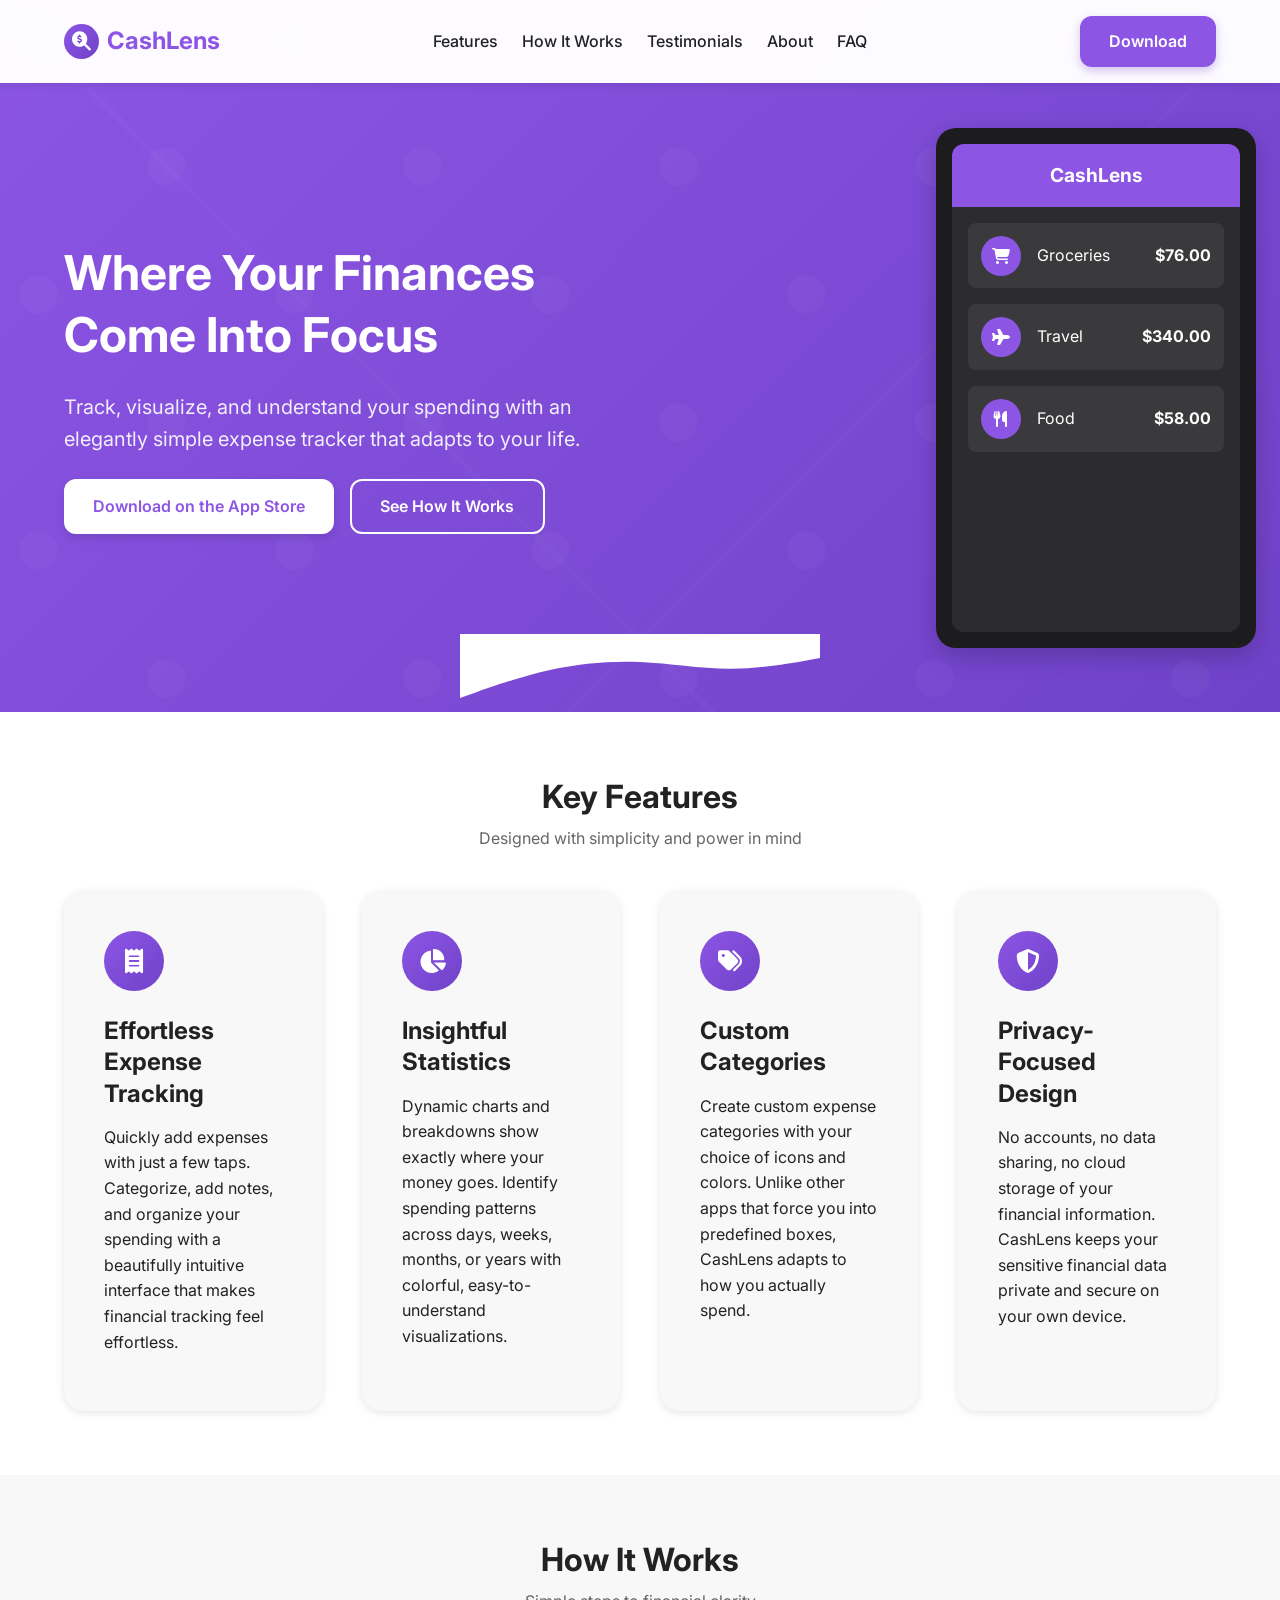
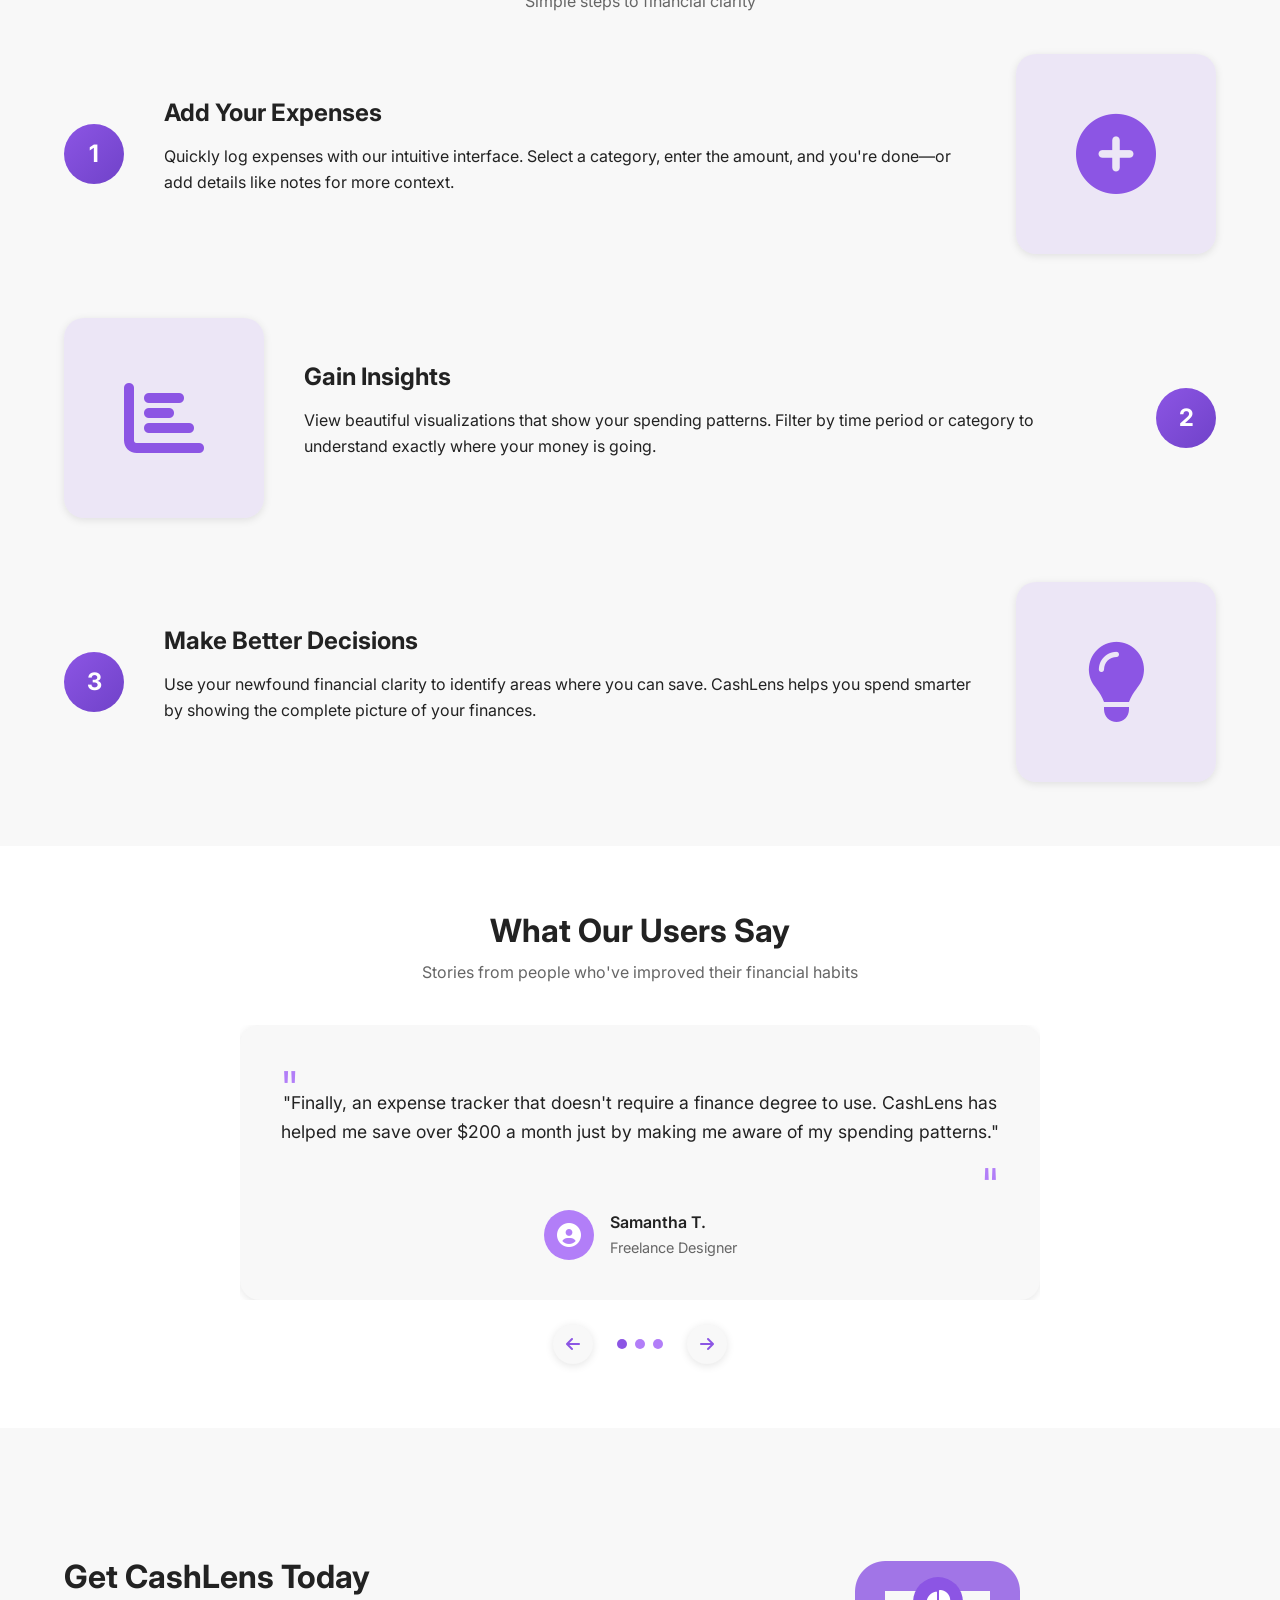
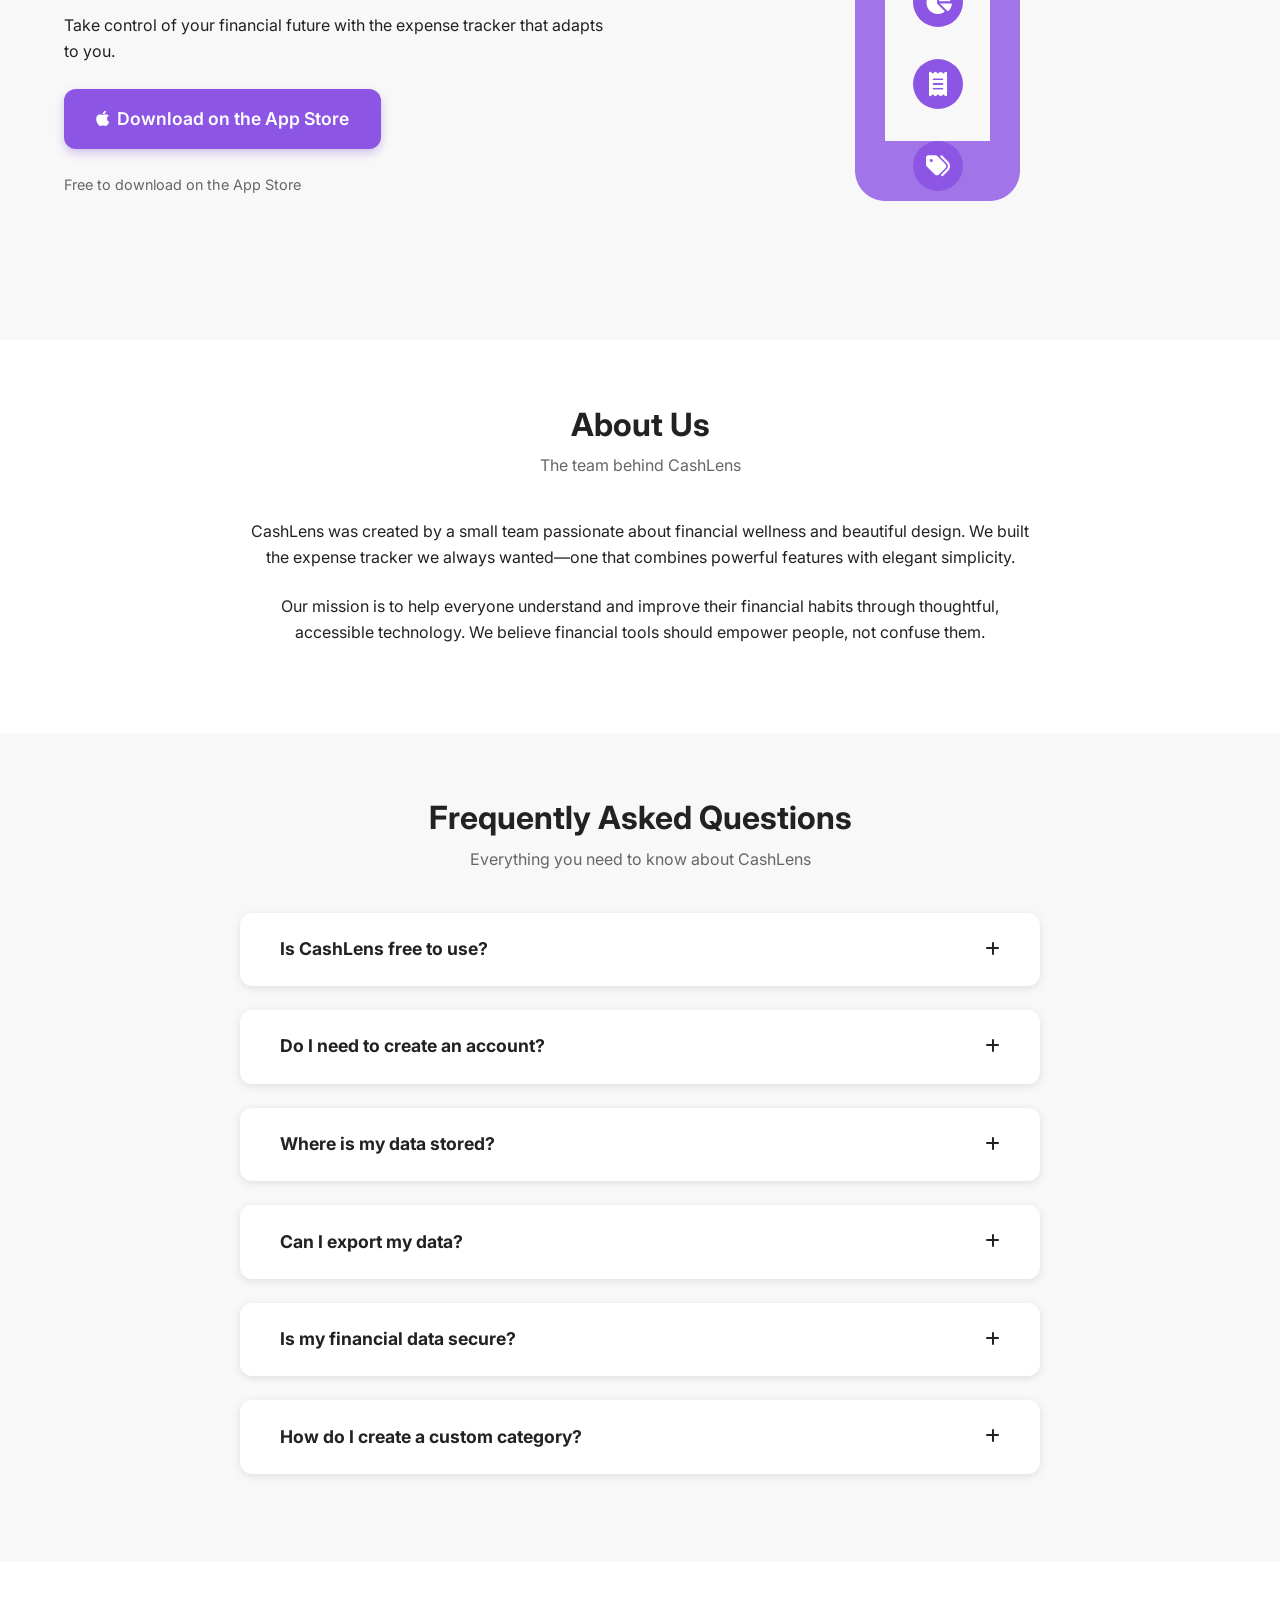
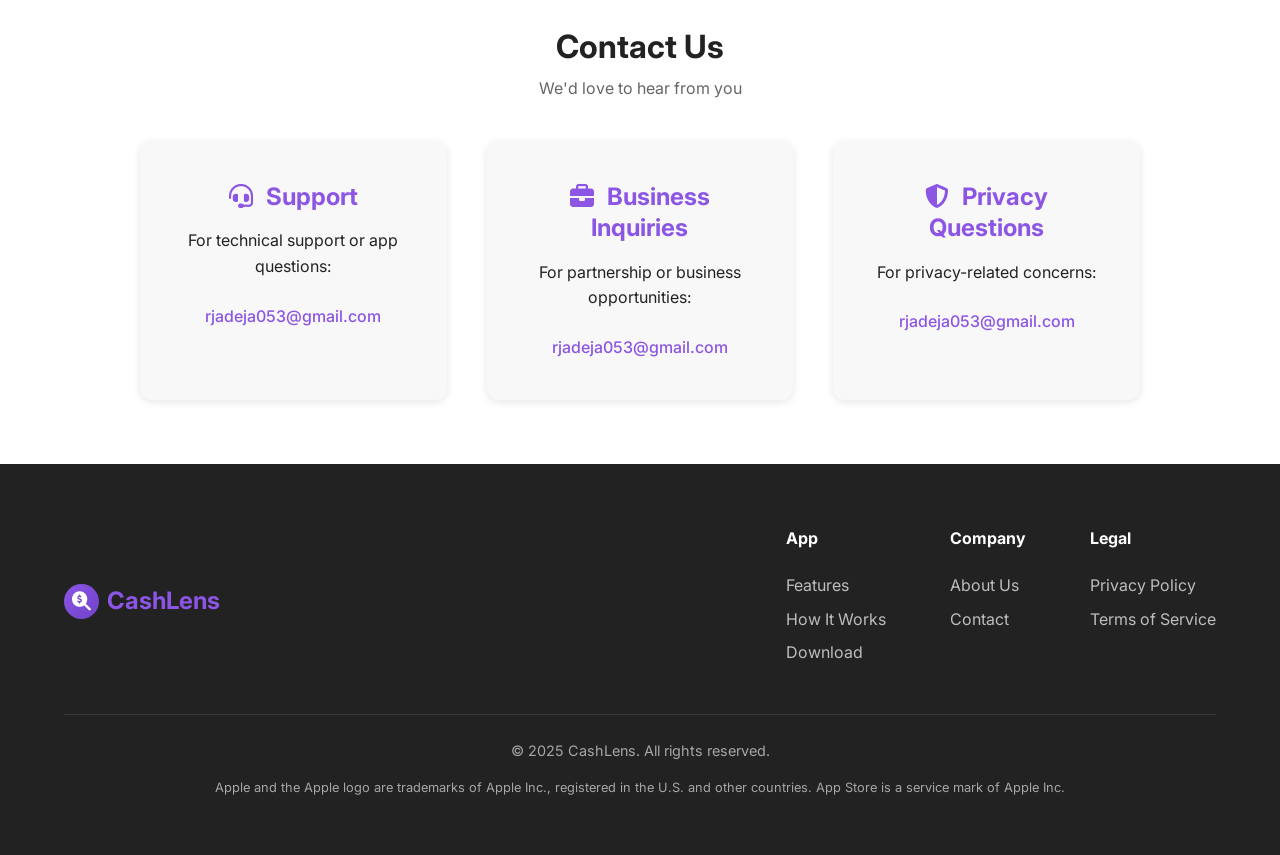
<file: index.html>
<!DOCTYPE html>
<html lang="en">
<head>
    <meta charset="UTF-8">
    <meta name="viewport" content="width=device-width, initial-scale=1.0">
    <title>CashLens: Where Your Finances Come Into Focus</title>
    <meta name="description" content="Track, visualize, and understand your spending with an elegantly simple expense tracker that adapts to your life.">
    <link rel="stylesheet" href="css/style.css">
    <link rel="stylesheet" href="https://cdnjs.cloudflare.com/ajax/libs/font-awesome/6.4.0/css/all.min.css">
    <link rel="preconnect" href="https://fonts.googleapis.com">
    <link rel="preconnect" href="https://fonts.gstatic.com" crossorigin>
    <link href="https://fonts.googleapis.com/css2?family=Inter:wght@400;500;600;700&display=swap" rel="stylesheet">
</head>
<body>
    <header class="header">
        <div class="container">
            <nav class="navbar">
                <div class="logo">
                    <div class="logo-icon">
                        <i class="fas fa-search-dollar"></i>
                    </div>
                    <span class="logo-text">CashLens</span>
                </div>
                <ul class="nav-links">
                    <li><a href="#features">Features</a></li>
                    <li><a href="#how-it-works">How It Works</a></li>
                    <li><a href="#testimonials">Testimonials</a></li>
                    <li><a href="#about">About</a></li>
                    <li><a href="#faq">FAQ</a></li>
                </ul>
                <div class="cta-button mobile-hidden">
                    <a href="https://apps.apple.com/us/app/cashlens/id6743153951" class="btn btn-primary">Download</a>
                </div>
                <button class="mobile-menu-toggle" aria-label="Toggle Mobile Menu">
                    <span class="hamburger"></span>
                </button>
            </nav>
        </div>
    </header>

    <section class="hero" id="home">
        <div class="container">
            <div class="hero-content">
                <h1>Where Your Finances Come Into Focus</h1>
                <p class="lead">Track, visualize, and understand your spending with an elegantly simple expense tracker that adapts to your life.</p>
                <div class="hero-cta">
                    <a href="https://apps.apple.com/us/app/cashlens/id6743153951" class="btn btn-light">Download on the App Store</a>
                    <a href="#how-it-works" class="btn btn-outline">See How It Works</a>
                </div>
            </div>
            <div class="hero-image">
                <div class="phone-mockup">
                    <div class="app-interface">
                        <div class="app-screen">
                            <div class="app-header">
                                <div class="app-title">CashLens</div>
                            </div>
                            <div class="app-content">
                                <div class="expense-item">
                                    <i class="fas fa-shopping-cart"></i>
                                    <span>Groceries</span>
                                    <span class="expense-amount">$76.00</span>
                                </div>
                                <div class="expense-item">
                                    <i class="fas fa-plane"></i>
                                    <span>Travel</span>
                                    <span class="expense-amount">$340.00</span>
                                </div>
                                <div class="expense-item">
                                    <i class="fas fa-utensils"></i>
                                    <span>Food</span>
                                    <span class="expense-amount">$58.00</span>
                                </div>
                            </div>
                        </div>
                    </div>
                </div>
            </div>
        </div>
        <div class="hero-wave">
            <svg xmlns="http://www.w3.org/2000/svg" viewBox="0 0 1440 320">
                <path fill="#ffffff" fill-opacity="1" d="M0,224L60,213.3C120,203,240,181,360,181.3C480,181,600,203,720,208C840,213,960,203,1080,176C1200,149,1320,107,1380,85.3L1440,64L1440,320L1380,320C1320,320,1200,320,1080,320C960,320,840,320,720,320C600,320,480,320,360,320C240,320,120,320,60,320L0,320Z"></path>
            </svg>
        </div>
    </section>

    <section class="features" id="features">
        <div class="container">
            <div class="section-header">
                <h2>Key Features</h2>
                <p>Designed with simplicity and power in mind</p>
            </div>
            <div class="features-grid">
                <div class="feature-card">
                    <div class="feature-icon">
                        <i class="fas fa-receipt"></i>
                    </div>
                    <h3>Effortless Expense Tracking</h3>
                    <p>Quickly add expenses with just a few taps. Categorize, add notes, and organize your spending with a beautifully intuitive interface that makes financial tracking feel effortless.</p>
                </div>
                <div class="feature-card">
                    <div class="feature-icon">
                        <i class="fas fa-chart-pie"></i>
                    </div>
                    <h3>Insightful Statistics</h3>
                    <p>Dynamic charts and breakdowns show exactly where your money goes. Identify spending patterns across days, weeks, months, or years with colorful, easy-to-understand visualizations.</p>
                </div>
                <div class="feature-card">
                    <div class="feature-icon">
                        <i class="fas fa-tags"></i>
                    </div>
                    <h3>Custom Categories</h3>
                    <p>Create custom expense categories with your choice of icons and colors. Unlike other apps that force you into predefined boxes, CashLens adapts to how you actually spend.</p>
                </div>
                <div class="feature-card">
                    <div class="feature-icon">
                        <i class="fas fa-shield-alt"></i>
                    </div>
                    <h3>Privacy-Focused Design</h3>
                    <p>No accounts, no data sharing, no cloud storage of your financial information. CashLens keeps your sensitive financial data private and secure on your own device.</p>
                </div>
            </div>
        </div>
    </section>

    <section class="how-it-works" id="how-it-works">
        <div class="container">
            <div class="section-header">
                <h2>How It Works</h2>
                <p>Simple steps to financial clarity</p>
            </div>
            <div class="steps">
                <div class="step">
                    <div class="step-number">1</div>
                    <div class="step-content">
                        <h3>Add Your Expenses</h3>
                        <p>Quickly log expenses with our intuitive interface. Select a category, enter the amount, and you're done—or add details like notes for more context.</p>
                    </div>
                    <div class="step-icon">
                        <i class="fas fa-plus-circle"></i>
                    </div>
                </div>
                <div class="step reverse">
                    <div class="step-number">2</div>
                    <div class="step-content">
                        <h3>Gain Insights</h3>
                        <p>View beautiful visualizations that show your spending patterns. Filter by time period or category to understand exactly where your money is going.</p>
                    </div>
                    <div class="step-icon">
                        <i class="fas fa-chart-bar"></i>
                    </div>
                </div>
                <div class="step">
                    <div class="step-number">3</div>
                    <div class="step-content">
                        <h3>Make Better Decisions</h3>
                        <p>Use your newfound financial clarity to identify areas where you can save. CashLens helps you spend smarter by showing the complete picture of your finances.</p>
                    </div>
                    <div class="step-icon">
                        <i class="fas fa-lightbulb"></i>
                    </div>
                </div>
            </div>
        </div>
    </section>

    <section class="testimonials" id="testimonials">
        <div class="container">
            <div class="section-header">
                <h2>What Our Users Say</h2>
                <p>Stories from people who've improved their financial habits</p>
            </div>
            <div class="testimonials-slider">
                <div class="testimonial">
                    <div class="testimonial-content">
                        <p>"Finally, an expense tracker that doesn't require a finance degree to use. CashLens has helped me save over $200 a month just by making me aware of my spending patterns."</p>
                    </div>
                    <div class="testimonial-author">
                        <div class="author-avatar">
                            <i class="fas fa-user-circle"></i>
                        </div>
                        <div class="author-info">
                            <div class="author-name">Samantha T.</div>
                            <div class="author-title">Freelance Designer</div>
                        </div>
                    </div>
                </div>
                <div class="testimonial">
                    <div class="testimonial-content">
                        <p>"The custom categories feature is a game-changer. I can track my pet expenses separately from everything else, which no other app let me do easily."</p>
                    </div>
                    <div class="testimonial-author">
                        <div class="author-avatar">
                            <i class="fas fa-user-circle"></i>
                        </div>
                        <div class="author-info">
                            <div class="author-name">Marcus L.</div>
                            <div class="author-title">Pet Owner</div>
                        </div>
                    </div>
                </div>
                <div class="testimonial">
                    <div class="testimonial-content">
                        <p>"Clean, beautiful, and private. I don't have to worry about my financial data being stored in the cloud or used for marketing. Just what I needed."</p>
                    </div>
                    <div class="testimonial-author">
                        <div class="author-avatar">
                            <i class="fas fa-user-circle"></i>
                        </div>
                        <div class="author-info">
                            <div class="author-name">Priya K.</div>
                            <div class="author-title">Privacy Advocate</div>
                        </div>
                    </div>
                </div>
            </div>
            <div class="testimonial-controls">
                <button class="control-prev" aria-label="Previous testimonial"><i class="fas fa-arrow-left"></i></button>
                <div class="control-indicators">
                    <span class="indicator active"></span>
                    <span class="indicator"></span>
                    <span class="indicator"></span>
                </div>
                <button class="control-next" aria-label="Next testimonial"><i class="fas fa-arrow-right"></i></button>
            </div>
        </div>
    </section>

    <section class="download" id="download">
        <div class="container">
            <div class="download-content">
                <h2>Get CashLens Today</h2>
                <p>Take control of your financial future with the expense tracker that adapts to you.</p>
                <div class="download-buttons">
                    <a href="https://apps.apple.com/us/app/cashlens/id6743153951" class="btn btn-primary btn-large">
                        <i class="fab fa-apple"></i> Download on the App Store
                    </a>
                </div>
                <p class="download-note">Free to download on the App Store</p>
            </div>
            <div class="download-visual">
                <div class="device-mockup">
                    <div class="device-frame">
                        <i class="fas fa-mobile-alt"></i>
                    </div>
                    <div class="device-features">
                        <div class="feature-dot">
                            <i class="fas fa-chart-pie"></i>
                        </div>
                        <div class="feature-dot">
                            <i class="fas fa-receipt"></i>
                        </div>
                        <div class="feature-dot">
                            <i class="fas fa-tags"></i>
                        </div>
                    </div>
                </div>
            </div>
        </div>
    </section>

    <section class="about" id="about">
        <div class="container">
            <div class="section-header">
                <h2>About Us</h2>
                <p>The team behind CashLens</p>
            </div>
            <div class="about-content">
                <div class="about-text">
                    <p>CashLens was created by a small team passionate about financial wellness and beautiful design. We built the expense tracker we always wanted—one that combines powerful features with elegant simplicity.</p>
                    <p>Our mission is to help everyone understand and improve their financial habits through thoughtful, accessible technology. We believe financial tools should empower people, not confuse them.</p>
                </div>
            </div>
        </div>
    </section>

    <section class="faq" id="faq">
        <div class="container">
            <div class="section-header">
                <h2>Frequently Asked Questions</h2>
                <p>Everything you need to know about CashLens</p>
            </div>
            <div class="faq-items">
                <div class="faq-item">
                    <div class="faq-question">
                        <h3>Is CashLens free to use?</h3>
                        <span class="faq-icon"><i class="fas fa-plus"></i><i class="fas fa-minus"></i></span>
                    </div>
                    <div class="faq-answer">
                        <p>Yes! CashLens is completely free to download and use all features. We plan to add premium features in the future, but all current functionality will remain free.</p>
                    </div>
                </div>
                <div class="faq-item">
                    <div class="faq-question">
                        <h3>Do I need to create an account?</h3>
                        <span class="faq-icon"><i class="fas fa-plus"></i><i class="fas fa-minus"></i></span>
                    </div>
                    <div class="faq-answer">
                        <p>No. CashLens works completely offline with no account required. Just download and start tracking.</p>
                    </div>
                </div>
                <div class="faq-item">
                    <div class="faq-question">
                        <h3>Where is my data stored?</h3>
                        <span class="faq-icon"><i class="fas fa-plus"></i><i class="fas fa-minus"></i></span>
                    </div>
                    <div class="faq-answer">
                        <p>All your financial data is stored locally on your device only. We do not store your financial information in the cloud or on our servers.</p>
                    </div>
                </div>
                <div class="faq-item">
                    <div class="faq-question">
                        <h3>Can I export my data?</h3>
                        <span class="faq-icon"><i class="fas fa-plus"></i><i class="fas fa-minus"></i></span>
                    </div>
                    <div class="faq-answer">
                        <p>Yes, you can export your expense data as CSV or JSON files for use in spreadsheets or other financial tools.</p>
                    </div>
                </div>
                <div class="faq-item">
                    <div class="faq-question">
                        <h3>Is my financial data secure?</h3>
                        <span class="faq-icon"><i class="fas fa-plus"></i><i class="fas fa-minus"></i></span>
                    </div>
                    <div class="faq-answer">
                        <p>Yes. Since your data never leaves your device (unless you choose to export it), it's protected by your device's built-in security measures like Face ID, Touch ID, or your passcode.</p>
                    </div>
                </div>
                <div class="faq-item">
                    <div class="faq-question">
                        <h3>How do I create a custom category?</h3>
                        <span class="faq-icon"><i class="fas fa-plus"></i><i class="fas fa-minus"></i></span>
                    </div>
                    <div class="faq-answer">
                        <p>Tap the "Manage" button in the category selector when adding an expense, then tap "Add New Category" to create a custom category with your choice of name, icon, and color.</p>
                    </div>
                </div>
            </div>
        </div>
    </section>

    <section class="contact" id="contact">
        <div class="container">
            <div class="section-header">
                <h2>Contact Us</h2>
                <p>We'd love to hear from you</p>
            </div>
            <div class="contact-info">
                <div class="contact-item">
                    <h3><i class="fas fa-headset"></i> Support</h3>
                    <p>For technical support or app questions:</p>
                    <a href="mailto:rjadeja053@gmail.com">rjadeja053@gmail.com</a>
                </div>
                <div class="contact-item">
                    <h3><i class="fas fa-briefcase"></i> Business Inquiries</h3>
                    <p>For partnership or business opportunities:</p>
                    <a href="mailto:rjadeja053@gmail.com">rjadeja053@gmail.com</a>
                </div>
                <div class="contact-item">
                    <h3><i class="fas fa-shield-alt"></i> Privacy Questions</h3>
                    <p>For privacy-related concerns:</p>
                    <a href="mailto:rjadeja053@gmail.com">rjadeja053@gmail.com</a>
                </div>
            </div>
        </div>
    </section>

    <footer class="footer">
        <div class="container">
            <div class="footer-top">
                <div class="footer-logo">
                    <div class="logo-icon">
                        <i class="fas fa-search-dollar"></i>
                    </div>
                    <span class="logo-text">CashLens</span>
                </div>
                <div class="footer-nav">
                    <div class="footer-nav-column">
                        <h4>App</h4>
                        <ul>
                            <li><a href="#features">Features</a></li>
                            <li><a href="#how-it-works">How It Works</a></li>
                            <li><a href="#download">Download</a></li>
                        </ul>
                    </div>
                    <div class="footer-nav-column">
                        <h4>Company</h4>
                        <ul>
                            <li><a href="#about">About Us</a></li>
                            <li><a href="#contact">Contact</a></li>
                        </ul>
                    </div>
                    <div class="footer-nav-column">
                        <h4>Legal</h4>
                        <ul>
                            <li><a href="privacy.html">Privacy Policy</a></li>
                            <li><a href="terms.html">Terms of Service</a></li>
                        </ul>
                    </div>
                </div>
            </div>
            <div class="footer-bottom">
                <p>© 2025 CashLens. All rights reserved.</p>
                <p class="apple-disclaimer">Apple and the Apple logo are trademarks of Apple Inc., registered in the U.S. and other countries. App Store is a service mark of Apple Inc.</p>
            </div>
        </div>
    </footer>

    <script src="js/main.js"></script>
</body>
</html>
</file>
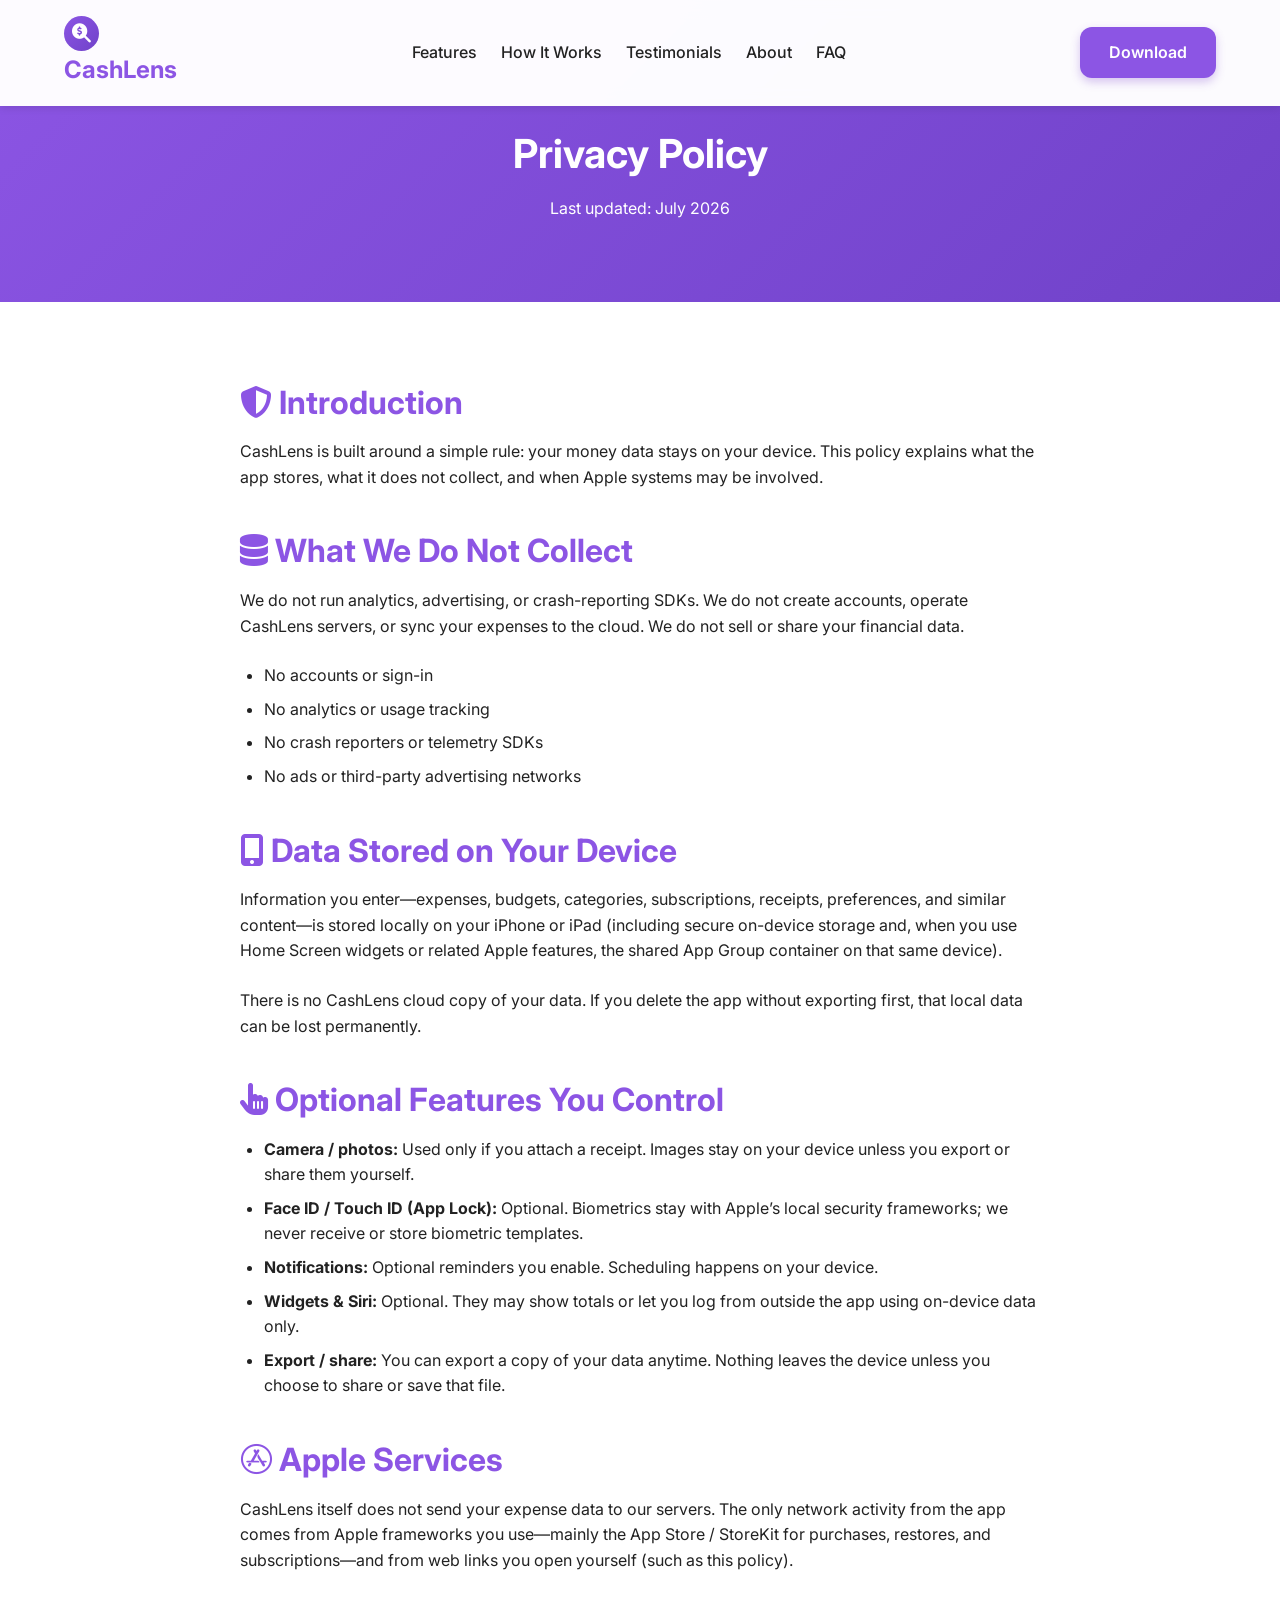
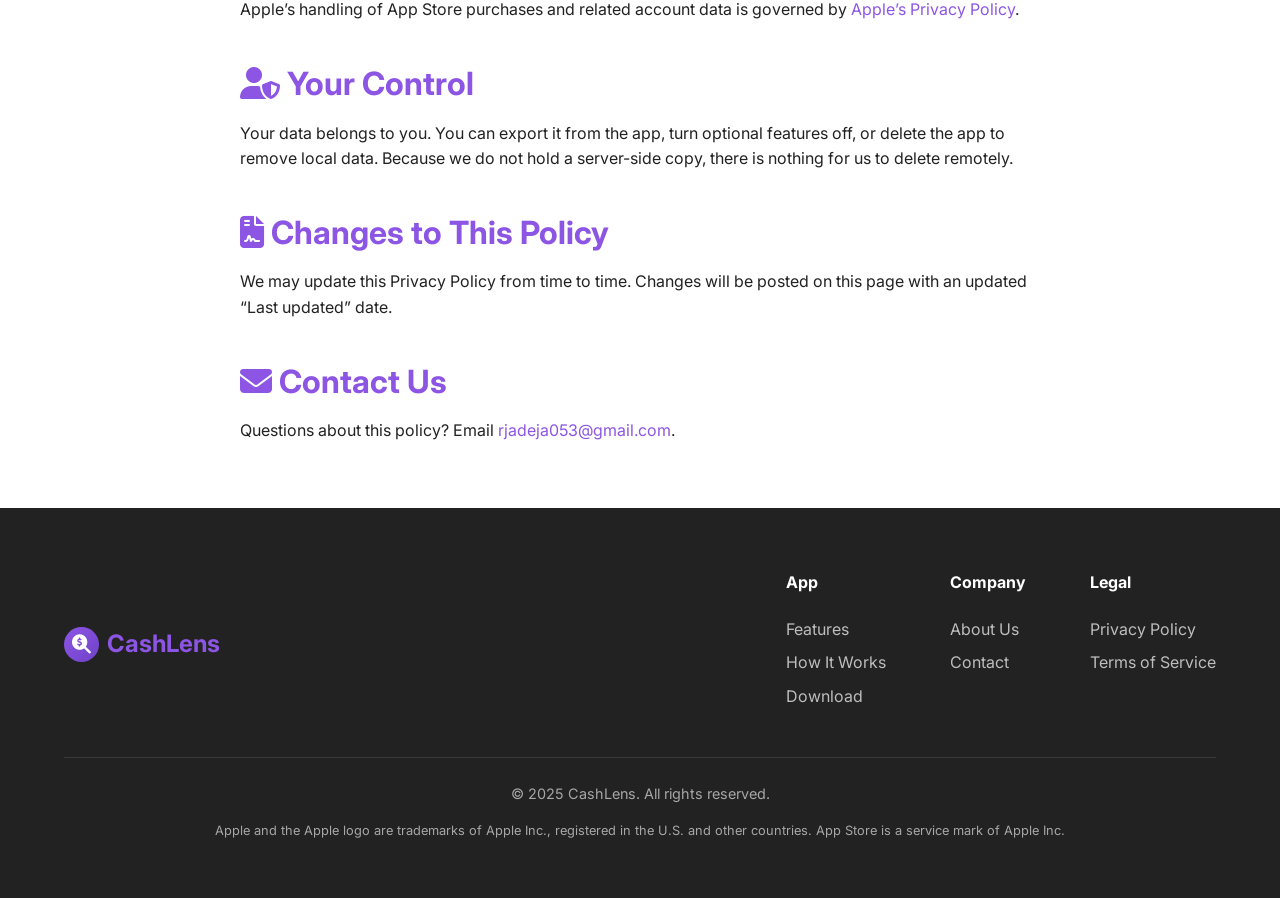
<file: privacy.html>
<!DOCTYPE html>
<html lang="en">
<head>
    <meta charset="UTF-8">
    <meta name="viewport" content="width=device-width, initial-scale=1.0">
    <title>Privacy Policy - CashLens</title>
    <meta name="description" content="CashLens privacy policy - learn how we protect your financial data and privacy.">
    <link rel="stylesheet" href="css/style.css">
    <link rel="stylesheet" href="https://cdnjs.cloudflare.com/ajax/libs/font-awesome/6.4.0/css/all.min.css">
    <link rel="preconnect" href="https://fonts.googleapis.com">
    <link rel="preconnect" href="https://fonts.gstatic.com" crossorigin>
    <link href="https://fonts.googleapis.com/css2?family=Inter:wght@400;500;600;700&display=swap" rel="stylesheet">
    <style>
        .policy-content {
            max-width: 800px;
            margin: 0 auto;
            padding: var(--spacing-lg) 0;
        }
        
        .policy-content h2 {
            margin-top: var(--spacing-lg);
            color: var(--primary-color);
        }
        
        .policy-content p {
            margin-bottom: var(--spacing-md);
        }
        
        .policy-content ul {
            list-style: disc;
            margin-left: 1.5rem;
            margin-bottom: var(--spacing-md);
        }
        
        .policy-content li {
            margin-bottom: var(--spacing-xs);
        }
        
        .policy-header {
            background: var(--primary-gradient);
            color: var(--text-color-white);
            padding: 8rem 0 4rem;
            text-align: center;
        }
        
        .policy-header h1 {
            color: var(--text-color-white);
            margin-bottom: var(--spacing-sm);
        }
    </style>
</head>
<body>
    <header class="header">
        <div class="container">
            <nav class="navbar">
                <div class="logo">
                    <a href="index.html">
                        <div class="logo-icon">
                            <i class="fas fa-search-dollar"></i>
                        </div>
                        <span class="logo-text">CashLens</span>
                    </a>
                </div>
                <ul class="nav-links">
                    <li><a href="index.html#features">Features</a></li>
                    <li><a href="index.html#how-it-works">How It Works</a></li>
                    <li><a href="index.html#testimonials">Testimonials</a></li>
                    <li><a href="index.html#about">About</a></li>
                    <li><a href="index.html#faq">FAQ</a></li>
                </ul>
                <div class="cta-button mobile-hidden">
                    <a href="https://apps.apple.com/us/app/cashlens/id6743153951" class="btn btn-primary">Download</a>
                </div>
                <button class="mobile-menu-toggle" aria-label="Toggle Mobile Menu">
                    <span class="hamburger"></span>
                </button>
            </nav>
        </div>
    </header>

    <section class="policy-header">
        <div class="container">
            <h1>Privacy Policy</h1>
            <p>Last updated: July 2026</p>
        </div>
    </section>

    <section class="policy-content container">
        <h2><i class="fas fa-shield-alt"></i> Introduction</h2>
        <p>CashLens is built around a simple rule: your money data stays on your device. This policy explains what the app stores, what it does not collect, and when Apple systems may be involved.</p>

        <h2><i class="fas fa-database"></i> What We Do Not Collect</h2>
        <p>We do not run analytics, advertising, or crash-reporting SDKs. We do not create accounts, operate CashLens servers, or sync your expenses to the cloud. We do not sell or share your financial data.</p>
        <ul>
            <li>No accounts or sign-in</li>
            <li>No analytics or usage tracking</li>
            <li>No crash reporters or telemetry SDKs</li>
            <li>No ads or third-party advertising networks</li>
        </ul>

        <h2><i class="fas fa-mobile-alt"></i> Data Stored on Your Device</h2>
        <p>Information you enter—expenses, budgets, categories, subscriptions, receipts, preferences, and similar content—is stored locally on your iPhone or iPad (including secure on-device storage and, when you use Home Screen widgets or related Apple features, the shared App Group container on that same device).</p>
        <p>There is no CashLens cloud copy of your data. If you delete the app without exporting first, that local data can be lost permanently.</p>

        <h2><i class="fas fa-hand-pointer"></i> Optional Features You Control</h2>
        <ul>
            <li><strong>Camera / photos:</strong> Used only if you attach a receipt. Images stay on your device unless you export or share them yourself.</li>
            <li><strong>Face ID / Touch ID (App Lock):</strong> Optional. Biometrics stay with Apple’s local security frameworks; we never receive or store biometric templates.</li>
            <li><strong>Notifications:</strong> Optional reminders you enable. Scheduling happens on your device.</li>
            <li><strong>Widgets &amp; Siri:</strong> Optional. They may show totals or let you log from outside the app using on-device data only.</li>
            <li><strong>Export / share:</strong> You can export a copy of your data anytime. Nothing leaves the device unless you choose to share or save that file.</li>
        </ul>

        <h2><i class="fab fa-app-store"></i> Apple Services</h2>
        <p>CashLens itself does not send your expense data to our servers. The only network activity from the app comes from Apple frameworks you use—mainly the App Store / StoreKit for purchases, restores, and subscriptions—and from web links you open yourself (such as this policy).</p>
        <p>Apple’s handling of App Store purchases and related account data is governed by <a href="https://www.apple.com/legal/privacy/" target="_blank" rel="noopener noreferrer">Apple’s Privacy Policy</a>.</p>

        <h2><i class="fas fa-user-shield"></i> Your Control</h2>
        <p>Your data belongs to you. You can export it from the app, turn optional features off, or delete the app to remove local data. Because we do not hold a server-side copy, there is nothing for us to delete remotely.</p>

        <h2><i class="fas fa-file-contract"></i> Changes to This Policy</h2>
        <p>We may update this Privacy Policy from time to time. Changes will be posted on this page with an updated “Last updated” date.</p>

        <h2><i class="fas fa-envelope"></i> Contact Us</h2>
        <p>Questions about this policy? Email <a href="mailto:rjadeja053@gmail.com">rjadeja053@gmail.com</a>.</p>
    </section>

    <footer class="footer">
        <div class="container">
            <div class="footer-top">
                <div class="footer-logo">
                    <div class="logo-icon">
                        <i class="fas fa-search-dollar"></i>
                    </div>
                    <span class="logo-text">CashLens</span>
                </div>
                <div class="footer-nav">
                    <div class="footer-nav-column">
                        <h4>App</h4>
                        <ul>
                            <li><a href="index.html#features">Features</a></li>
                            <li><a href="index.html#how-it-works">How It Works</a></li>
                            <li><a href="https://apps.apple.com/us/app/cashlens/id6743153951">Download</a></li>
                        </ul>
                    </div>
                    <div class="footer-nav-column">
                        <h4>Company</h4>
                        <ul>
                            <li><a href="index.html#about">About Us</a></li>
                            <li><a href="index.html#contact">Contact</a></li>
                        </ul>
                    </div>
                    <div class="footer-nav-column">
                        <h4>Legal</h4>
                        <ul>
                            <li><a href="privacy.html">Privacy Policy</a></li>
                            <li><a href="terms.html">Terms of Service</a></li>
                        </ul>
                    </div>
                </div>
            </div>
            <div class="footer-bottom">
                <p>© 2025 CashLens. All rights reserved.</p>
                <p class="apple-disclaimer">Apple and the Apple logo are trademarks of Apple Inc., registered in the U.S. and other countries. App Store is a service mark of Apple Inc.</p>
            </div>
        </div>
    </footer>

    <script src="js/main.js"></script>
</body>
</html>
</file>
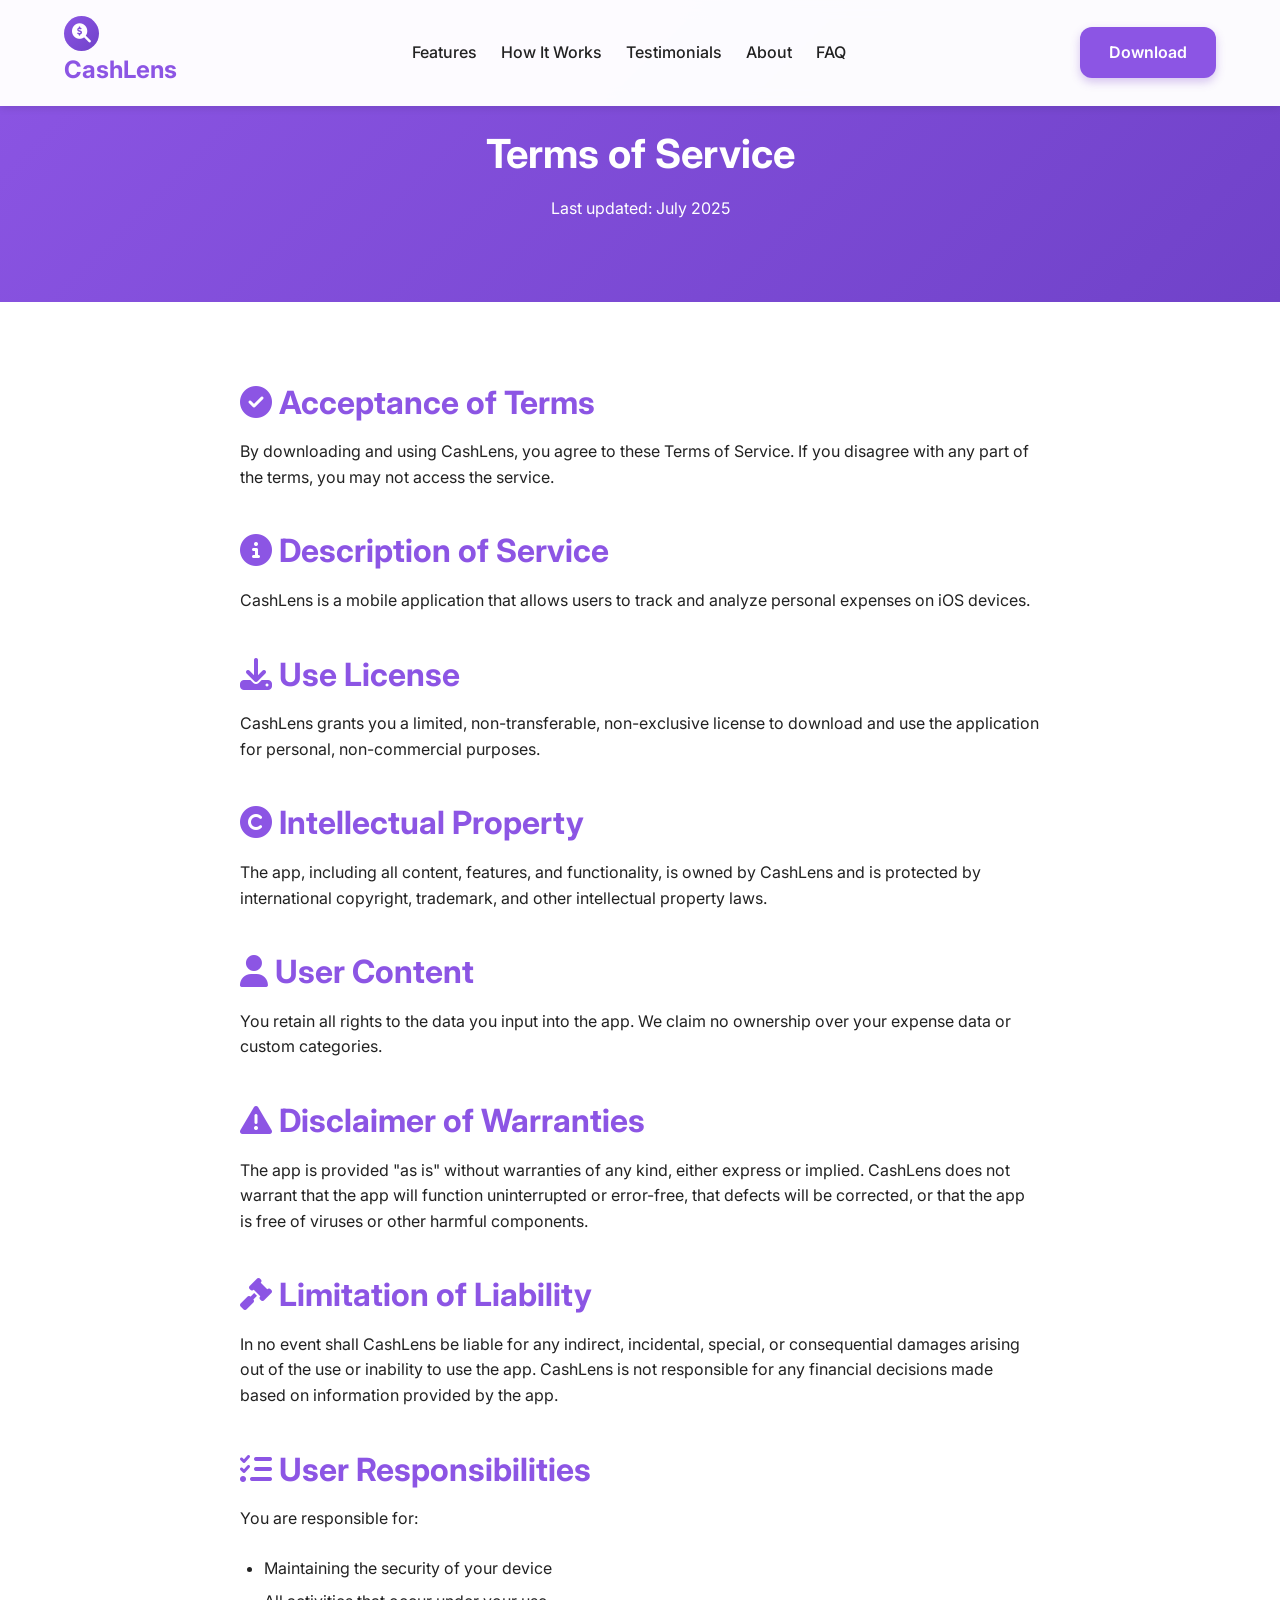
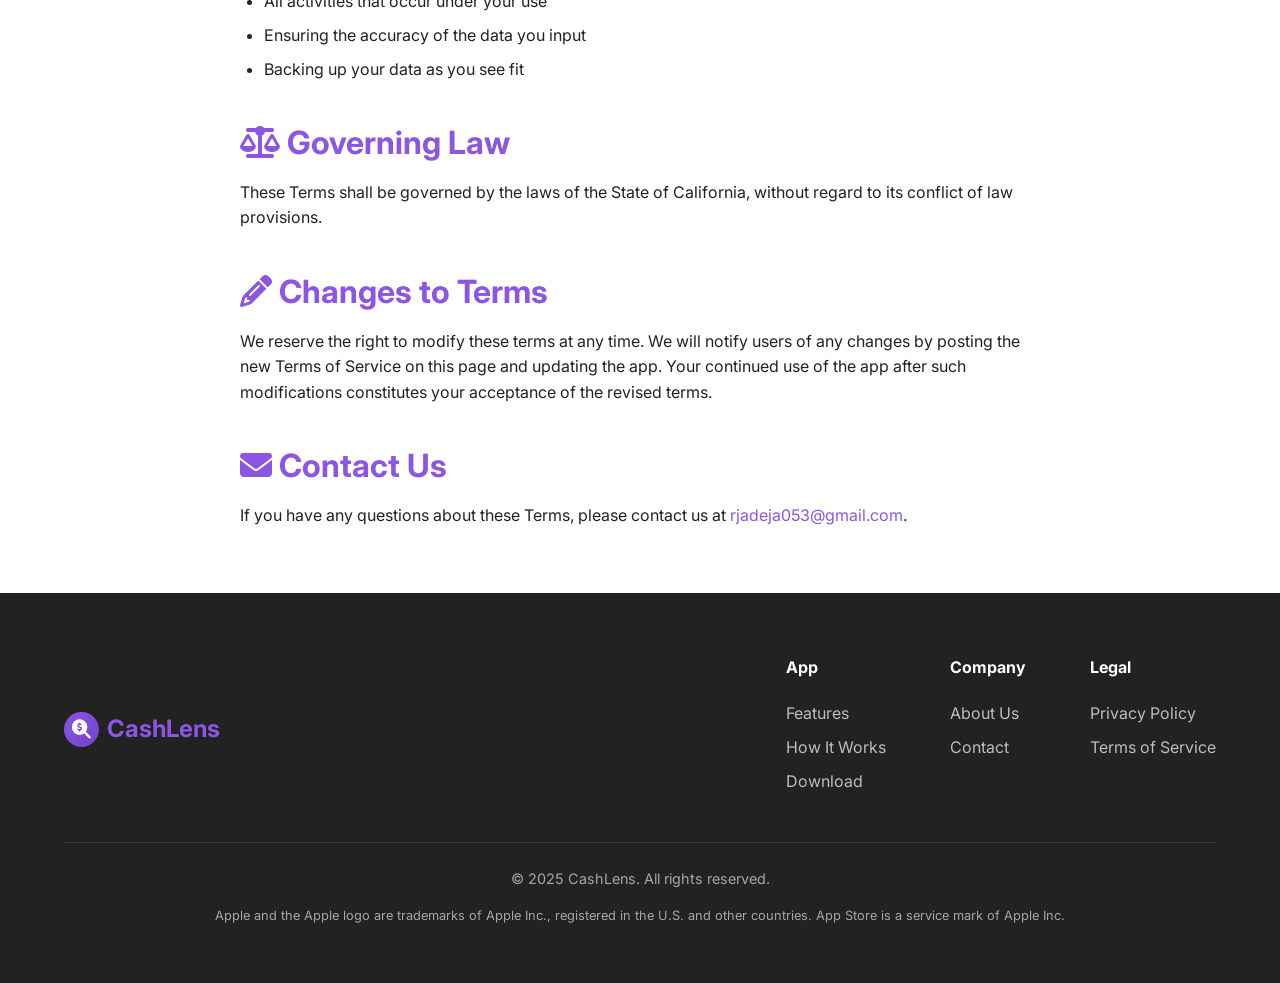
<file: terms.html>
<!DOCTYPE html>
<html lang="en">
<head>
    <meta charset="UTF-8">
    <meta name="viewport" content="width=device-width, initial-scale=1.0">
    <title>Terms of Service - CashLens</title>
    <meta name="description" content="CashLens terms of service - understand the terms and conditions for using the CashLens app.">
    <link rel="stylesheet" href="css/style.css">
    <link rel="stylesheet" href="https://cdnjs.cloudflare.com/ajax/libs/font-awesome/6.4.0/css/all.min.css">
    <link rel="preconnect" href="https://fonts.googleapis.com">
    <link rel="preconnect" href="https://fonts.gstatic.com" crossorigin>
    <link href="https://fonts.googleapis.com/css2?family=Inter:wght@400;500;600;700&display=swap" rel="stylesheet">
    <style>
        .policy-content {
            max-width: 800px;
            margin: 0 auto;
            padding: var(--spacing-lg) 0;
        }
        
        .policy-content h2 {
            margin-top: var(--spacing-lg);
            color: var(--primary-color);
        }
        
        .policy-content p {
            margin-bottom: var(--spacing-md);
        }
        
        .policy-content ul {
            list-style: disc;
            margin-left: 1.5rem;
            margin-bottom: var(--spacing-md);
        }
        
        .policy-content li {
            margin-bottom: var(--spacing-xs);
        }
        
        .policy-header {
            background: var(--primary-gradient);
            color: var(--text-color-white);
            padding: 8rem 0 4rem;
            text-align: center;
        }
        
        .policy-header h1 {
            color: var(--text-color-white);
            margin-bottom: var(--spacing-sm);
        }
    </style>
</head>
<body>
    <header class="header">
        <div class="container">
            <nav class="navbar">
                <div class="logo">
                    <a href="index.html">
                        <div class="logo-icon">
                            <i class="fas fa-search-dollar"></i>
                        </div>
                        <span class="logo-text">CashLens</span>
                    </a>
                </div>
                <ul class="nav-links">
                    <li><a href="index.html#features">Features</a></li>
                    <li><a href="index.html#how-it-works">How It Works</a></li>
                    <li><a href="index.html#testimonials">Testimonials</a></li>
                    <li><a href="index.html#about">About</a></li>
                    <li><a href="index.html#faq">FAQ</a></li>
                </ul>
                <div class="cta-button mobile-hidden">
                    <a href="https://apps.apple.com/us/app/cashlens/id6743153951" class="btn btn-primary">Download</a>
                </div>
                <button class="mobile-menu-toggle" aria-label="Toggle Mobile Menu">
                    <span class="hamburger"></span>
                </button>
            </nav>
        </div>
    </header>

    <section class="policy-header">
        <div class="container">
            <h1>Terms of Service</h1>
            <p>Last updated: July 2025</p>
        </div>
    </section>

    <section class="policy-content container">
        <h2><i class="fas fa-check-circle"></i> Acceptance of Terms</h2>
        <p>By downloading and using CashLens, you agree to these Terms of Service. If you disagree with any part of the terms, you may not access the service.</p>

        <h2><i class="fas fa-info-circle"></i> Description of Service</h2>
        <p>CashLens is a mobile application that allows users to track and analyze personal expenses on iOS devices.</p>

        <h2><i class="fas fa-download"></i> Use License</h2>
        <p>CashLens grants you a limited, non-transferable, non-exclusive license to download and use the application for personal, non-commercial purposes.</p>

        <h2><i class="fas fa-copyright"></i> Intellectual Property</h2>
        <p>The app, including all content, features, and functionality, is owned by CashLens and is protected by international copyright, trademark, and other intellectual property laws.</p>

        <h2><i class="fas fa-user"></i> User Content</h2>
        <p>You retain all rights to the data you input into the app. We claim no ownership over your expense data or custom categories.</p>

        <h2><i class="fas fa-exclamation-triangle"></i> Disclaimer of Warranties</h2>
        <p>The app is provided "as is" without warranties of any kind, either express or implied. CashLens does not warrant that the app will function uninterrupted or error-free, that defects will be corrected, or that the app is free of viruses or other harmful components.</p>

        <h2><i class="fas fa-gavel"></i> Limitation of Liability</h2>
        <p>In no event shall CashLens be liable for any indirect, incidental, special, or consequential damages arising out of the use or inability to use the app. CashLens is not responsible for any financial decisions made based on information provided by the app.</p>

        <h2><i class="fas fa-tasks"></i> User Responsibilities</h2>
        <p>You are responsible for:</p>
        <ul>
            <li>Maintaining the security of your device</li>
            <li>All activities that occur under your use</li>
            <li>Ensuring the accuracy of the data you input</li>
            <li>Backing up your data as you see fit</li>
        </ul>

        <h2><i class="fas fa-balance-scale"></i> Governing Law</h2>
        <p>These Terms shall be governed by the laws of the State of California, without regard to its conflict of law provisions.</p>

        <h2><i class="fas fa-pencil-alt"></i> Changes to Terms</h2>
        <p>We reserve the right to modify these terms at any time. We will notify users of any changes by posting the new Terms of Service on this page and updating the app. Your continued use of the app after such modifications constitutes your acceptance of the revised terms.</p>

        <h2><i class="fas fa-envelope"></i> Contact Us</h2>
        <p>If you have any questions about these Terms, please contact us at <a href="mailto:rjadeja053@gmail.com">rjadeja053@gmail.com</a>.</p>
    </section>

    <footer class="footer">
        <div class="container">
            <div class="footer-top">
                <div class="footer-logo">
                    <div class="logo-icon">
                        <i class="fas fa-search-dollar"></i>
                    </div>
                    <span class="logo-text">CashLens</span>
                </div>
                <div class="footer-nav">
                    <div class="footer-nav-column">
                        <h4>App</h4>
                        <ul>
                            <li><a href="index.html#features">Features</a></li>
                            <li><a href="index.html#how-it-works">How It Works</a></li>
                            <li><a href="https://apps.apple.com/us/app/cashlens/id6743153951">Download</a></li>
                        </ul>
                    </div>
                    <div class="footer-nav-column">
                        <h4>Company</h4>
                        <ul>
                            <li><a href="index.html#about">About Us</a></li>
                            <li><a href="index.html#contact">Contact</a></li>
                        </ul>
                    </div>
                    <div class="footer-nav-column">
                        <h4>Legal</h4>
                        <ul>
                            <li><a href="privacy.html">Privacy Policy</a></li>
                            <li><a href="terms.html">Terms of Service</a></li>
                        </ul>
                    </div>
                </div>
            </div>
            <div class="footer-bottom">
                <p>© 2025 CashLens. All rights reserved.</p>
                <p class="apple-disclaimer">Apple and the Apple logo are trademarks of Apple Inc., registered in the U.S. and other countries. App Store is a service mark of Apple Inc.</p>
            </div>
        </div>
    </footer>

    <script src="js/main.js"></script>
</body>
</html>
</file>
<file: css/style.css>
:root {
    /* Primary colors - based on the purple theme from screenshots but with improved contrast */
    --primary-color: #8c55e4;
    --primary-color-dark: #7042c9;
    --primary-color-light: #b27ef8;
    --primary-gradient: linear-gradient(135deg, #8c55e4 0%, #7042c9 100%);
    
    /* Secondary colors */
    --secondary-color: #222222;
    --secondary-color-light: #555555;
    
    /* Background colors */
    --bg-color: #ffffff;
    --bg-color-light: #f8f8f8;
    --bg-color-dark: #1c1c1e; /* Dark mode background */
    
    /* Category colors from the app */
    --color-groceries: #e9b429;
    --color-food: #d17749;
    --color-transportation: #4f9ce2;
    --color-entertainment: #e27dc8;
    --color-shopping: #e96161;
    --color-health: #9a7fd1;
    --color-utilities: #e9d547;
    --color-education: #7a9ddf;
    --color-travel: #66c1e0;
    
    /* Text colors with improved contrast */
    --text-color: #222222;
    --text-color-light: #666666;
    --text-color-white: #ffffff;
    
    /* Spacing */
    --spacing-xs: 0.5rem;
    --spacing-sm: 1rem;
    --spacing-md: 1.5rem;
    --spacing-lg: 2.5rem;
    --spacing-xl: 4rem;
    
    /* Border radius */
    --border-radius-sm: 8px;
    --border-radius-md: 12px;
    --border-radius-lg: 20px;
    --border-radius-xl: 28px;
    
    /* Shadows */
    --shadow-sm: 0 2px 8px rgba(0, 0, 0, 0.1);
    --shadow-md: 0 4px 12px rgba(0, 0, 0, 0.15);
    --shadow-lg: 0 8px 24px rgba(0, 0, 0, 0.2);
    
    /* Animation */
    --transition-fast: 0.2s ease;
    --transition-normal: 0.3s ease;
    --transition-slow: 0.5s ease;
    
    /* Container width */
    --container-max-width: 1200px;
    --container-padding: 1.5rem;
}

/* Base Styles */
* {
    margin: 0;
    padding: 0;
    box-sizing: border-box;
}

html {
    font-size: 16px;
    scroll-behavior: smooth;
    scroll-padding-top: 80px;
}

body {
    font-family: 'Inter', sans-serif;
    color: var(--text-color);
    line-height: 1.6;
    background-color: var(--bg-color);
    overflow-x: hidden;
}

img {
    max-width: 100%;
    height: auto;
}

a {
    color: var(--primary-color);
    text-decoration: none;
    transition: color var(--transition-fast);
}

a:hover {
    color: var(--primary-color-dark);
}

ul {
    list-style: none;
}

h1, h2, h3, h4, h5, h6 {
    font-weight: 700;
    line-height: 1.3;
    margin-bottom: var(--spacing-sm);
    color: var(--text-color);
}

h1 {
    font-size: 2.5rem;
}

h2 {
    font-size: 2rem;
}

h3 {
    font-size: 1.5rem;
}

p {
    margin-bottom: var(--spacing-sm);
}

.lead {
    font-size: 1.2rem;
    font-weight: 400;
    color: var(--text-color-light);
}

.container {
    width: 100%;
    max-width: var(--container-max-width);
    margin: 0 auto;
    padding: 0 var(--container-padding);
}

.section-header {
    text-align: center;
    margin-bottom: var(--spacing-lg);
}

.section-header h2 {
    margin-bottom: var(--spacing-xs);
}

.section-header p {
    color: var(--text-color-light);
    max-width: 600px;
    margin: 0 auto;
}

/* Buttons with improved contrast */
.btn {
    display: inline-flex;
    align-items: center;
    justify-content: center;
    padding: 0.8rem 1.8rem;
    border-radius: var(--border-radius-md);
    font-weight: 600;
    font-size: 1rem;
    cursor: pointer;
    transition: all var(--transition-fast);
    text-align: center;
}

.btn-primary {
    background: var(--primary-color);
    color: var(--text-color-white);
    border: none;
    box-shadow: 0 4px 10px rgba(124, 66, 201, 0.3);
}

.btn-primary:hover {
    background: var(--primary-color-dark);
    box-shadow: 0 6px 14px rgba(124, 66, 201, 0.4);
    transform: translateY(-2px);
    color: var(--text-color-white);
}

.btn-light {
    background-color: var(--text-color-white);
    color: var(--primary-color);
    border: none;
    box-shadow: 0 4px 10px rgba(0, 0, 0, 0.1);
}

.btn-light:hover {
    background-color: #f5f5f5;
    box-shadow: 0 6px 14px rgba(0, 0, 0, 0.15);
    transform: translateY(-2px);
    color: var(--primary-color-dark);
}

.btn-outline {
    background-color: transparent;
    color: var(--text-color-white);
    border: 2px solid var(--text-color-white);
}

.btn-outline:hover {
    background-color: rgba(255, 255, 255, 0.1);
    transform: translateY(-2px);
}

.btn-large {
    padding: 1rem 2rem;
    font-size: 1.1rem;
}

.btn i {
    margin-right: 0.5rem;
}

/* Header */
.header {
    position: fixed;
    top: 0;
    left: 0;
    width: 100%;
    z-index: 1000;
    background-color: rgba(255, 255, 255, 0.98);
    backdrop-filter: blur(8px);
    box-shadow: var(--shadow-sm);
    padding: 1rem 0;
    transition: all var(--transition-normal);
}

.header.scrolled {
    padding: 0.7rem 0;
    box-shadow: var(--shadow-md);
}

.navbar {
    display: flex;
    align-items: center;
    justify-content: space-between;
}

.logo {
    display: flex;
    align-items: center;
    gap: 0.5rem;
}

.logo-icon {
    width: 2.2rem;
    height: 2.2rem;
    background: var(--primary-gradient);
    border-radius: 50%;
    display: flex;
    align-items: center;
    justify-content: center;
    color: var(--text-color-white);
    font-size: 1.2rem;
}

.logo-text {
    font-size: 1.5rem;
    font-weight: 700;
    color: var(--primary-color);
}

.nav-links {
    display: flex;
    gap: var(--spacing-md);
}

.nav-links a {
    color: var(--text-color);
    font-weight: 500;
    transition: color var(--transition-fast);
}

.nav-links a:hover {
    color: var(--primary-color);
}

.mobile-menu-toggle {
    display: none;
    background: none;
    border: none;
    cursor: pointer;
    padding: 5px;
}

.hamburger {
    display: block;
    position: relative;
    width: 24px;
    height: 2px;
    background-color: var(--text-color);
    transition: all var(--transition-fast);
}

.hamburger::before,
.hamburger::after {
    content: '';
    position: absolute;
    width: 24px;
    height: 2px;
    background-color: var(--text-color);
    transition: all var(--transition-fast);
}

.hamburger::before {
    top: -8px;
}

.hamburger::after {
    bottom: -8px;
}

/* Hero Section */
.hero {
    padding: 8rem 0 4rem;
    position: relative;
    background: var(--primary-gradient);
    color: var(--text-color-white);
    overflow: hidden;
}

.hero::before {
    content: '';
    position: absolute;
    top: 0;
    left: 0;
    width: 100%;
    height: 100%;
    background-image: url('../images/hero-pattern.svg');
    background-size: cover;
    opacity: 0.1;
}

.hero .container {
    display: flex;
    align-items: center;
    justify-content: space-between;
    position: relative;
    z-index: 1;
}

.hero-content {
    width: 50%;
    padding-right: var(--spacing-md);
}

.hero h1 {
    color: var(--text-color-white);
    font-size: 3rem;
    margin-bottom: var(--spacing-md);
}

.hero .lead {
    color: rgba(255, 255, 255, 0.9);
    font-size: 1.25rem;
    margin-bottom: var(--spacing-md);
}

.hero-cta {
    display: flex;
    gap: var(--spacing-sm);
    flex-wrap: wrap;
}

.hero-image {
    width: 50%;
    display: flex;
    justify-content: flex-end;
}

.phone-mockup {
    position: relative;
    width: 320px;
    margin-right: -40px;
}

.app-interface {
    background-color: #1c1c1e;
    border-radius: var(--border-radius-lg);
    box-shadow: var(--shadow-lg);
    overflow: hidden;
    padding: 1rem;
    position: relative;
    width: 100%;
    height: 520px;
    display: flex;
    flex-direction: column;
    transition: transform var(--transition-normal);
}

.app-screen {
    flex: 1;
    display: flex;
    flex-direction: column;
    border-radius: var(--border-radius-md);
    overflow: hidden;
}

.app-header {
    background-color: var(--primary-color);
    padding: 1rem;
    color: var(--text-color-white);
    text-align: center;
}

.app-title {
    font-weight: bold;
    font-size: 1.2rem;
}

.app-content {
    flex: 1;
    padding: 1rem;
    display: flex;
    flex-direction: column;
    gap: 1rem;
    background-color: #2c2c2e;
}

.expense-item {
    display: flex;
    align-items: center;
    padding: 0.8rem;
    background-color: #3a3a3c;
    border-radius: var(--border-radius-sm);
    color: var(--text-color-white);
}

.expense-item i {
    width: 40px;
    height: 40px;
    background-color: var(--primary-color);
    border-radius: 50%;
    display: flex;
    align-items: center;
    justify-content: center;
    margin-right: 1rem;
}

.expense-item span {
    flex: 1;
}

.expense-amount {
    font-weight: bold;
    text-align: right;
}

.phone-mockup:hover .app-interface {
    transform: translateY(-10px) rotate(2deg);
}

.hero-wave {
    position: absolute;
    bottom: -2px;
    left: 0;
    width: 100%;
    line-height: 0;
    transform: rotate(180deg);
}

.hero-wave svg {
    position: relative;
    width: 100%;
    height: 80px;
}

/* Features Section */
.features {
    padding: var(--spacing-xl) 0;
    background-color: var(--bg-color);
}

.features-grid {
    display: grid;
    grid-template-columns: repeat(auto-fit, minmax(250px, 1fr));
    gap: var(--spacing-lg);
}

.feature-card {
    background-color: var(--bg-color-light);
    padding: var(--spacing-lg);
    border-radius: var(--border-radius-lg);
    box-shadow: var(--shadow-sm);
    transition: transform var(--transition-normal), box-shadow var(--transition-normal);
}

.feature-card:hover {
    transform: translateY(-5px);
    box-shadow: var(--shadow-md);
}

.feature-icon {
    width: 60px;
    height: 60px;
    border-radius: 50%;
    background: var(--primary-gradient);
    display: flex;
    align-items: center;
    justify-content: center;
    margin-bottom: var(--spacing-md);
    color: var(--text-color-white);
    font-size: 1.5rem;
}

.feature-card h3 {
    margin-bottom: var(--spacing-sm);
}

/* How It Works Section */
.how-it-works {
    padding: var(--spacing-xl) 0;
    background-color: var(--bg-color-light);
}

.steps {
    display: flex;
    flex-direction: column;
    gap: var(--spacing-xl);
}

.step {
    display: flex;
    align-items: center;
    gap: var(--spacing-lg);
}

.step.reverse {
    flex-direction: row-reverse;
}

.step-number {
    flex-shrink: 0;
    width: 60px;
    height: 60px;
    border-radius: 50%;
    background: var(--primary-gradient);
    display: flex;
    align-items: center;
    justify-content: center;
    font-size: 1.5rem;
    font-weight: 700;
    color: var(--text-color-white);
}

.step-content {
    flex: 1;
}

.step-icon {
    flex: 0 0 200px;
    height: 200px;
    display: flex;
    align-items: center;
    justify-content: center;
    color: var(--primary-color);
    font-size: 5rem;
    background-color: rgba(140, 85, 228, 0.1);
    border-radius: var(--border-radius-lg);
    box-shadow: var(--shadow-sm);
    transition: transform var(--transition-normal);
}

.step:hover .step-icon {
    transform: scale(1.05);
}

/* Testimonials Section */
.testimonials {
    padding: var(--spacing-xl) 0;
    background-color: var(--bg-color);
}

.testimonials-slider {
    position: relative;
    overflow: hidden;
    margin: 0 auto;
    max-width: 800px;
}

.testimonial {
    background-color: var(--bg-color-light);
    padding: var(--spacing-lg);
    border-radius: var(--border-radius-lg);
    box-shadow: var(--shadow-sm);
    margin: 0 auto;
    text-align: center;
}

.testimonial-content {
    position: relative;
    padding: var(--spacing-md) 0;
    margin-bottom: var(--spacing-md);
}

.testimonial-content::before,
.testimonial-content::after {
    content: '"';
    display: inline-block;
    font-size: 3rem;
    color: var(--primary-color-light);
    position: absolute;
    line-height: 1;
}

.testimonial-content::before {
    top: 0;
    left: 0;
}

.testimonial-content::after {
    bottom: 0;
    right: 0;
    transform: rotate(180deg);
}

.testimonial-content p {
    font-size: 1.1rem;
    position: relative;
    z-index: 1;
}

.testimonial-author {
    display: flex;
    align-items: center;
    justify-content: center;
    gap: 1rem;
    margin-top: var(--spacing-sm);
}

.author-avatar {
    width: 50px;
    height: 50px;
    border-radius: 50%;
    background-color: var(--primary-color-light);
    display: flex;
    align-items: center;
    justify-content: center;
    color: var(--text-color-white);
    font-size: 1.5rem;
}

.author-info {
    text-align: left;
}

.author-name {
    font-weight: 600;
    color: var(--text-color);
}

.author-title {
    font-size: 0.9rem;
    color: var(--text-color-light);
}

.testimonial-controls {
    display: flex;
    align-items: center;
    justify-content: center;
    margin-top: var(--spacing-md);
    gap: var(--spacing-md);
}

.control-prev,
.control-next {
    background: none;
    border: none;
    cursor: pointer;
    width: 40px;
    height: 40px;
    border-radius: 50%;
    display: flex;
    align-items: center;
    justify-content: center;
    background-color: var(--bg-color-light);
    color: var(--primary-color);
    font-size: 1rem;
    transition: all var(--transition-fast);
    box-shadow: var(--shadow-sm);
}

.control-prev:hover,
.control-next:hover {
    background-color: var(--primary-color);
    color: var(--text-color-white);
}

.control-indicators {
    display: flex;
    gap: 8px;
}

.indicator {
    width: 10px;
    height: 10px;
    border-radius: 50%;
    background-color: var(--primary-color-light);
    cursor: pointer;
    transition: background-color var(--transition-fast);
}

.indicator.active {
    background-color: var(--primary-color);
}

/* Download Section */
.download {
    padding: var(--spacing-xl) 0;
    background-color: var(--bg-color-light);
}

.download .container {
    display: flex;
    align-items: center;
    gap: var(--spacing-lg);
}

.download-content {
    flex: 1;
}

.download-buttons {
    margin: var(--spacing-md) 0;
}

.download-note {
    font-size: 0.9rem;
    color: var(--text-color-light);
}

.download-visual {
    flex: 1;
    display: flex;
    justify-content: center;
    position: relative;
}

.device-mockup {
    position: relative;
    display: flex;
    justify-content: center;
}

.device-frame {
    font-size: 15rem;
    color: var(--primary-color);
    position: relative;
    opacity: 0.8;
}

.device-features {
    position: absolute;
    top: 50%;
    left: 50%;
    transform: translate(-50%, -50%);
    display: flex;
    flex-direction: column;
    gap: 2rem;
    z-index: 2;
}

.feature-dot {
    width: 50px;
    height: 50px;
    border-radius: 50%;
    background: var(--primary-color);
    display: flex;
    align-items: center;
    justify-content: center;
    color: var(--text-color-white);
    font-size: 1.5rem;
    animation: pulse 2s infinite;
}

.feature-dot:nth-child(1) {
    animation-delay: 0s;
}

.feature-dot:nth-child(2) {
    animation-delay: 0.5s;
}

.feature-dot:nth-child(3) {
    animation-delay: 1s;
}

@keyframes pulse {
    0% {
        transform: scale(1);
        box-shadow: 0 0 0 0 rgba(140, 85, 228, 0.7);
    }
    70% {
        transform: scale(1.1);
        box-shadow: 0 0 0 10px rgba(140, 85, 228, 0);
    }
    100% {
        transform: scale(1);
        box-shadow: 0 0 0 0 rgba(140, 85, 228, 0);
    }
}

/* About Section */
.about {
    padding: var(--spacing-xl) 0;
    background-color: var(--bg-color);
}

.about-content {
    max-width: 800px;
    margin: 0 auto;
    text-align: center;
}

.about-text p {
    margin-bottom: var(--spacing-md);
}

/* FAQ Section */
.faq {
    padding: var(--spacing-xl) 0;
    background-color: var(--bg-color-light);
}

.faq-items {
    max-width: 800px;
    margin: 0 auto;
}

.faq-item {
    margin-bottom: var(--spacing-md);
    border-radius: var(--border-radius-md);
    background-color: var(--bg-color);
    overflow: hidden;
    box-shadow: var(--shadow-sm);
}

.faq-question {
    display: flex;
    justify-content: space-between;
    align-items: center;
    padding: var(--spacing-md) var(--spacing-lg);
    cursor: pointer;
    position: relative;
    transition: background-color var(--transition-fast);
}

.faq-question:hover {
    background-color: rgba(140, 85, 228, 0.05);
}

.faq-question h3 {
    margin: 0;
    font-size: 1.1rem;
}

.faq-icon .fa-minus {
    display: none;
}

.faq-item.active .faq-icon .fa-plus {
    display: none;
}

.faq-item.active .faq-icon .fa-minus {
    display: inline;
}

.faq-answer {
    padding: 0 var(--spacing-lg);
    max-height: 0;
    overflow: hidden;
    transition: max-height var(--transition-normal), padding var(--transition-normal);
}

.faq-item.active .faq-answer {
    max-height: 500px;
    padding: 0 var(--spacing-lg) var(--spacing-md);
}

/* Contact Section */
.contact {
    padding: var(--spacing-xl) 0;
    background-color: var(--bg-color);
}

.contact-info {
    display: grid;
    grid-template-columns: repeat(auto-fit, minmax(300px, 1fr));
    gap: var(--spacing-lg);
    max-width: 1000px;
    margin: 0 auto;
}

.contact-item {
    text-align: center;
    padding: var(--spacing-lg);
    border-radius: var(--border-radius-md);
    background-color: var(--bg-color-light);
    box-shadow: var(--shadow-sm);
    transition: transform var(--transition-normal);
}

.contact-item:hover {
    transform: translateY(-5px);
}

.contact-item h3 {
    color: var(--primary-color);
    margin-bottom: var(--spacing-sm);
}

.contact-item h3 i {
    margin-right: 0.5rem;
}

.contact-item a {
    display: inline-block;
    margin-top: var(--spacing-xs);
    font-weight: 500;
}

/* Footer */
.footer {
    background-color: var(--secondary-color);
    color: var(--text-color-white);
    padding: var(--spacing-xl) 0 var(--spacing-lg);
}

.footer-top {
    display: flex;
    flex-wrap: wrap;
    gap: var(--spacing-lg);
    margin-bottom: var(--spacing-lg);
}

.footer-logo {
    display: flex;
    align-items: center;
    gap: 0.5rem;
    margin-right: auto;
}

.footer-nav {
    display: flex;
    gap: var(--spacing-xl);
}

.footer-nav-column h4 {
    color: var(--text-color-white);
    margin-bottom: var(--spacing-md);
}

.footer-nav-column ul li {
    margin-bottom: var(--spacing-xs);
}

.footer-nav-column a {
    color: rgba(255, 255, 255, 0.7);
    transition: color var(--transition-fast);
}

.footer-nav-column a:hover {
    color: var(--text-color-white);
}

.footer-bottom {
    text-align: center;
    padding-top: var(--spacing-md);
    border-top: 1px solid rgba(255, 255, 255, 0.1);
    font-size: 0.9rem;
    color: rgba(255, 255, 255, 0.6);
}

.apple-disclaimer {
    margin-top: var(--spacing-sm);
    font-size: 0.8rem;
}

/* Responsive Design */
@media (max-width: 1024px) {
    html {
        font-size: 15px;
    }
    
    .hero h1 {
        font-size: 2.5rem;
    }
    
    .phone-mockup {
        width: 280px;
    }
    
    .device-frame {
        font-size: 12rem;
    }
}

@media (max-width: 768px) {
    .nav-links, .cta-button.mobile-hidden {
        display: none;
    }
    
    .mobile-menu-toggle {
        display: block;
    }
    
    .hero .container {
        flex-direction: column;
        text-align: center;
    }
    
    .hero-content, .hero-image {
        width: 100%;
    }
    
    .hero-content {
        padding-right: 0;
        margin-bottom: var(--spacing-lg);
    }
    
    .hero-cta {
        justify-content: center;
    }
    
    .hero-image {
        justify-content: center;
    }
    
    .phone-mockup {
        margin-right: 0;
    }
    
    .step, .step.reverse {
        flex-direction: column;
        text-align: center;
    }
    
    .step-icon {
        order: -1;
        margin-bottom: var(--spacing-md);
    }
    
    .download .container {
        flex-direction: column;
        text-align: center;
    }
    
    .device-frame {
        font-size: 10rem;
    }
}

@media (max-width: 576px) {
    .hero {
        padding-top: 6rem;
    }
    
    .hero h1 {
        font-size: 2rem;
    }
    
    .features-grid {
        grid-template-columns: 1fr;
    }
    
    .contact-info {
        grid-template-columns: 1fr;
    }
    
    .footer-top {
        flex-direction: column;
        gap: var(--spacing-md);
    }
    
    .footer-nav {
        flex-direction: column;
        gap: var(--spacing-md);
    }
    
    .device-frame {
        font-size: 8rem;
    }
    
    .feature-dot {
        width: 40px;
        height: 40px;
        font-size: 1.2rem;
    }
}

/* Mobile Menu */
.mobile-menu {
    display: none;
    position: fixed;
    top: 80px;
    left: 0;
    width: 100%;
    height: calc(100vh - 80px);
    background-color: var(--bg-color);
    padding: var(--spacing-md);
    z-index: 999;
    overflow-y: auto;
}

.mobile-menu.active {
    display: block;
}

.mobile-menu .nav-links {
    display: flex;
    flex-direction: column;
    gap: var(--spacing-sm);
}

.mobile-menu .nav-links a {
    display: block;
    padding: var(--spacing-sm);
    border-bottom: 1px solid rgba(0, 0, 0, 0.05);
    font-size: 1.2rem;
}

.mobile-menu .cta-button {
    margin-top: var(--spacing-md);
    text-align: center;
}

/* Animation classes */
.fade-in {
    animation: fadeIn 1s ease forwards;
}

.slide-up {
    animation: slideUp 0.8s ease forwards;
}

.slide-left {
    animation: slideLeft 0.8s ease forwards;
}

.slide-right {
    animation: slideRight 0.8s ease forwards;
}

@keyframes fadeIn {
    from {
        opacity: 0;
    }
    to {
        opacity: 1;
    }
}

@keyframes slideUp {
    from {
        opacity: 0;
        transform: translateY(30px);
    }
    to {
        opacity: 1;
        transform: translateY(0);
    }
}

@keyframes slideLeft {
    from {
        opacity: 0;
        transform: translateX(30px);
    }
    to {
        opacity: 1;
        transform: translateX(0);
    }
}

@keyframes slideRight {
    from {
        opacity: 0;
        transform: translateX(-30px);
    }
    to {
        opacity: 1;
        transform: translateX(0);
    }
}
</file>
